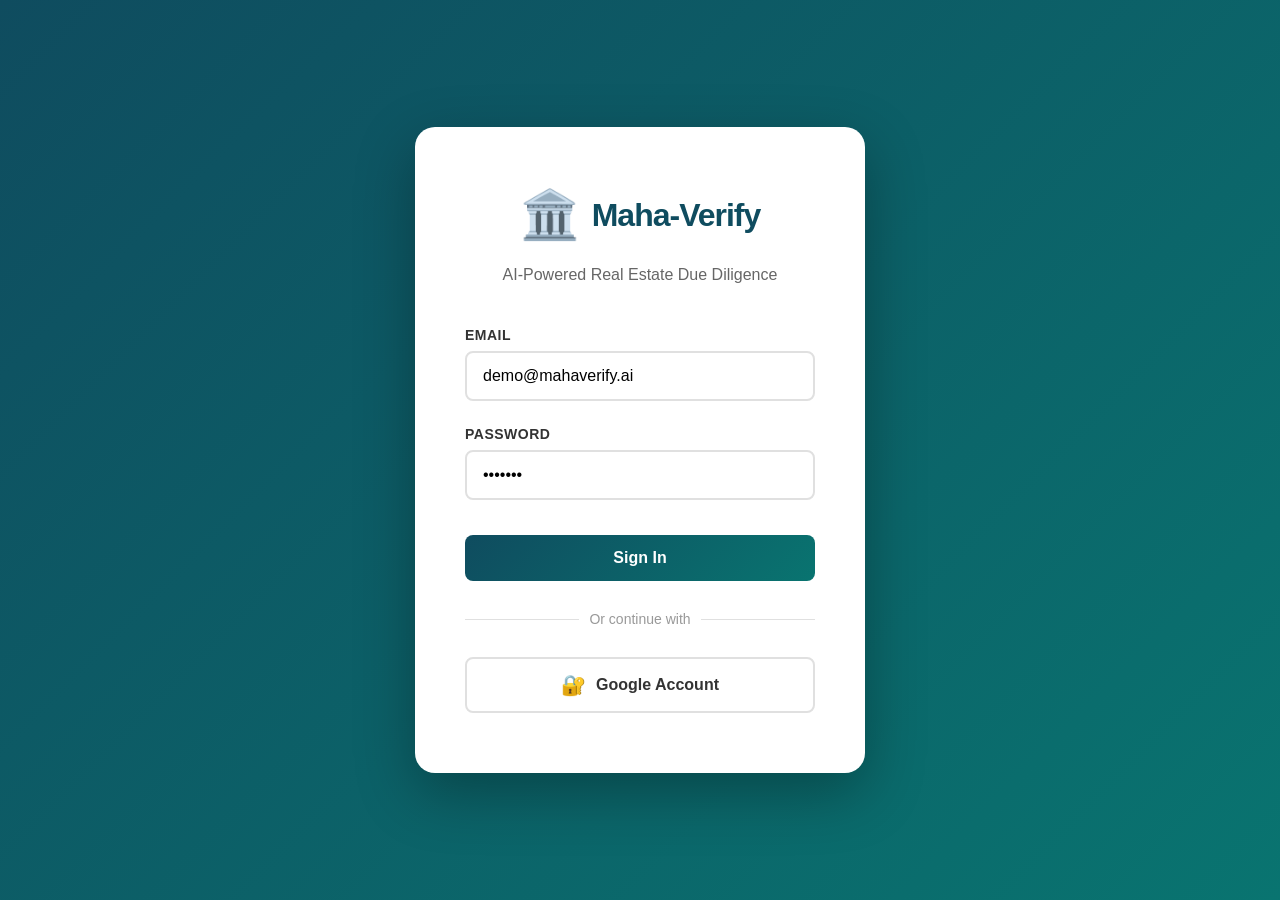
<file: login.html>
<!DOCTYPE html>
<html lang="en">
<head>
    <meta charset="UTF-8">
    <meta name="viewport" content="width=device-width, initial-scale=1.0">
    <title>Login | Maha-Verify AI</title>
    <style>
        * {
            margin: 0;
            padding: 0;
            box-sizing: border-box;
        }

        body {
            font-family: 'Segoe UI', Tahoma, Geneva, Verdana, sans-serif;
            background: linear-gradient(135deg, #0f4c5f 0%, #097470 100%);
            min-height: 100vh;
            display: flex;
            align-items: center;
            justify-content: center;
            padding: 20px;
        }

        .login-container {
            background: white;
            border-radius: 20px;
            box-shadow: 0 20px 60px rgba(0, 0, 0, 0.3);
            padding: 60px 50px;
            width: 100%;
            max-width: 450px;
            animation: slideIn 0.5s ease-out;
        }

        @keyframes slideIn {
            from {
                opacity: 0;
                transform: translateY(20px);
            }
            to {
                opacity: 1;
                transform: translateY(0);
            }
        }

        .login-header {
            text-align: center;
            margin-bottom: 40px;
        }

        .logo-section {
            display: flex;
            align-items: center;
            justify-content: center;
            margin-bottom: 20px;
            gap: 12px;
        }

        .logo-icon {
            font-size: 48px;
        }

        .logo-brand {
            font-size: 32px;
            font-weight: 700;
            color: #0f4c5f;
            letter-spacing: -1px;
        }

        .login-subtitle {
            color: #666;
            font-size: 16px;
            margin-top: 15px;
            line-height: 1.5;
        }

        .form-group {
            margin-bottom: 25px;
        }

        .form-label {
            display: block;
            margin-bottom: 8px;
            font-weight: 600;
            color: #333;
            font-size: 14px;
            text-transform: uppercase;
            letter-spacing: 0.5px;
        }

        .form-input {
            width: 100%;
            padding: 14px 16px;
            border: 2px solid #e0e0e0;
            border-radius: 8px;
            font-size: 16px;
            transition: all 0.3s ease;
            font-family: 'Segoe UI', Tahoma, Geneva, Verdana, sans-serif;
        }

        .form-input:focus {
            outline: none;
            border-color: #0f4c5f;
            box-shadow: 0 0 0 3px rgba(15, 76, 95, 0.1);
        }

        .form-input::placeholder {
            color: #999;
        }

        .login-btn {
            width: 100%;
            padding: 14px 20px;
            background: linear-gradient(135deg, #0f4c5f 0%, #097470 100%);
            color: white;
            border: none;
            border-radius: 8px;
            font-size: 16px;
            font-weight: 600;
            cursor: pointer;
            transition: all 0.3s ease;
            margin-top: 10px;
        }

        .login-btn:hover {
            transform: translateY(-2px);
            box-shadow: 0 10px 20px rgba(15, 76, 95, 0.3);
        }

        .login-btn:active {
            transform: translateY(0);
        }

        .login-btn:disabled {
            opacity: 0.6;
            cursor: not-allowed;
            transform: none;
        }

        .divider {
            text-align: center;
            margin: 30px 0;
            position: relative;
            color: #999;
            font-size: 14px;
        }

        .divider::before {
            content: '';
            position: absolute;
            left: 0;
            top: 50%;
            width: 100%;
            height: 1px;
            background: #e0e0e0;
            z-index: 1;
        }

        .divider span {
            position: relative;
            z-index: 2;
            background: white;
            padding: 0 10px;
        }

        .google-btn {
            width: 100%;
            padding: 14px 20px;
            background: white;
            color: #333;
            border: 2px solid #e0e0e0;
            border-radius: 8px;
            font-size: 16px;
            font-weight: 600;
            cursor: pointer;
            transition: all 0.3s ease;
            display: flex;
            align-items: center;
            justify-content: center;
            gap: 10px;
        }

        .google-btn:hover {
            border-color: #0f4c5f;
            background: #f8f8f8;
        }

        .google-icon {
            font-size: 20px;
        }

        .error-message {
            background: #fee;
            border: 1px solid #fcc;
            color: #c33;
            padding: 12px 16px;
            border-radius: 8px;
            margin-bottom: 20px;
            font-size: 14px;
            display: none;
            animation: shake 0.3s ease;
        }

        .error-message.show {
            display: block;
        }

        @keyframes shake {
            0%, 100% { transform: translateX(0); }
            25% { transform: translateX(-5px); }
            75% { transform: translateX(5px); }
        }

        .loading {
            display: none;
            text-align: center;
            margin: 20px 0;
        }

        .loading.show {
            display: block;
        }

        .spinner {
            border: 3px solid #f0f0f0;
            border-top: 3px solid #0f4c5f;
            border-radius: 50%;
            width: 30px;
            height: 30px;
            animation: spin 1s linear infinite;
            margin: 0 auto 10px;
        }

        @keyframes spin {
            0% { transform: rotate(0deg); }
            100% { transform: rotate(360deg); }
        }

        @media (max-width: 480px) {
            .login-container {
                padding: 40px 25px;
            }

            .logo-brand {
                font-size: 28px;
            }

            .login-subtitle {
                font-size: 14px;
            }
        }
    </style>
</head>
<body>
    <div class="login-container">
        <!-- Login Header -->
        <div class="login-header">
            <div class="logo-section">
                <span class="logo-icon">🏛️</span>
                <div class="logo-brand">Maha-Verify</div>
            </div>
            <p class="login-subtitle">
                AI-Powered Real Estate Due Diligence
            </p>
        </div>

        <!-- Error Message -->
        <div id="errorMessage" class="error-message"></div>

        <!-- Login Form -->
        <form id="loginForm" onsubmit="handleLogin(event)">
            <div class="form-group">
                <label for="email" class="form-label">Email</label>
                <input
                    type="email"
                    id="email"
                    class="form-input"
                    placeholder="you@example.com"
                    required
                    value="demo@mahaverify.ai"
                >
            </div>

            <div class="form-group">
                <label for="password" class="form-label">Password</label>
                <input
                    type="password"
                    id="password"
                    class="form-input"
                    placeholder="Enter your password"
                    value="demo123"
                >
            </div>

            <div class="loading" id="loadingIndicator">
                <div class="spinner"></div>
                <p>Signing in...</p>
            </div>

            <button type="submit" class="login-btn" id="loginBtn">
                Sign In
            </button>
        </form>

        <!-- Divider -->
        <div class="divider">
            <span>Or continue with</span>
        </div>

        <!-- Google Login -->
        <button type="button" class="google-btn" onclick="handleGoogleLogin()">
            <span class="google-icon">🔐</span>
            <span>Google Account</span>
        </button>
    </div>

    <script>
        // Handle form submission
        function handleLogin(event) {
            event.preventDefault();
            const email = document.getElementById('email').value;
            const password = document.getElementById('password').value;
            const errorMsg = document.getElementById('errorMessage');
            const loadingDiv = document.getElementById('loadingIndicator');
            const loginBtn = document.getElementById('loginBtn');

            // Clear error
            errorMsg.textContent = '';
            errorMsg.classList.remove('show');

            // Show loading
            loadingDiv.classList.add('show');
            loginBtn.disabled = true;

            // Simulate API call
            setTimeout(() => {
                // Simple demo validation
                if (email === 'demo@mahaverify.ai' && password === 'demo123') {
                    // Login successful
                    const userData = {
                        email: email,
                        name: 'Demo User',
                        token: 'demo-token-' + Date.now()
                    };

                    localStorage.setItem('mahaverfyAuth', JSON.stringify(userData));
                    localStorage.setItem('loginTimestamp', new Date().toISOString());

                    // Redirect to main app
                    window.location.href = '/dashboard';
                } else {
                    // Login failed
                    errorMsg.textContent = '❌ Invalid email or password. Try demo@mahaverify.ai / demo123';
                    errorMsg.classList.add('show');
                    loadingDiv.classList.remove('show');
                    loginBtn.disabled = false;
                }
            }, 800);
        }

        function handleGoogleLogin() {
            // Show loading
            const loadingDiv = document.getElementById('loadingIndicator');
            loadingDiv.classList.add('show');
            const googleBtn = document.querySelector('.google-btn');
            googleBtn.disabled = true;

            // Simulate Google OAuth login
            setTimeout(() => {
                const userData = {
                    email: 'google-demo@mahaverify.ai',
                    name: 'Google User',
                    token: 'google-token-' + Date.now()
                };

                localStorage.setItem('mahaverfyAuth', JSON.stringify(userData));
                localStorage.setItem('loginTimestamp', new Date().toISOString());

                // Redirect to main app
                window.location.href = '/dashboard';
            }, 1000);
        }
    </script>
</body>
</html>
</file>
